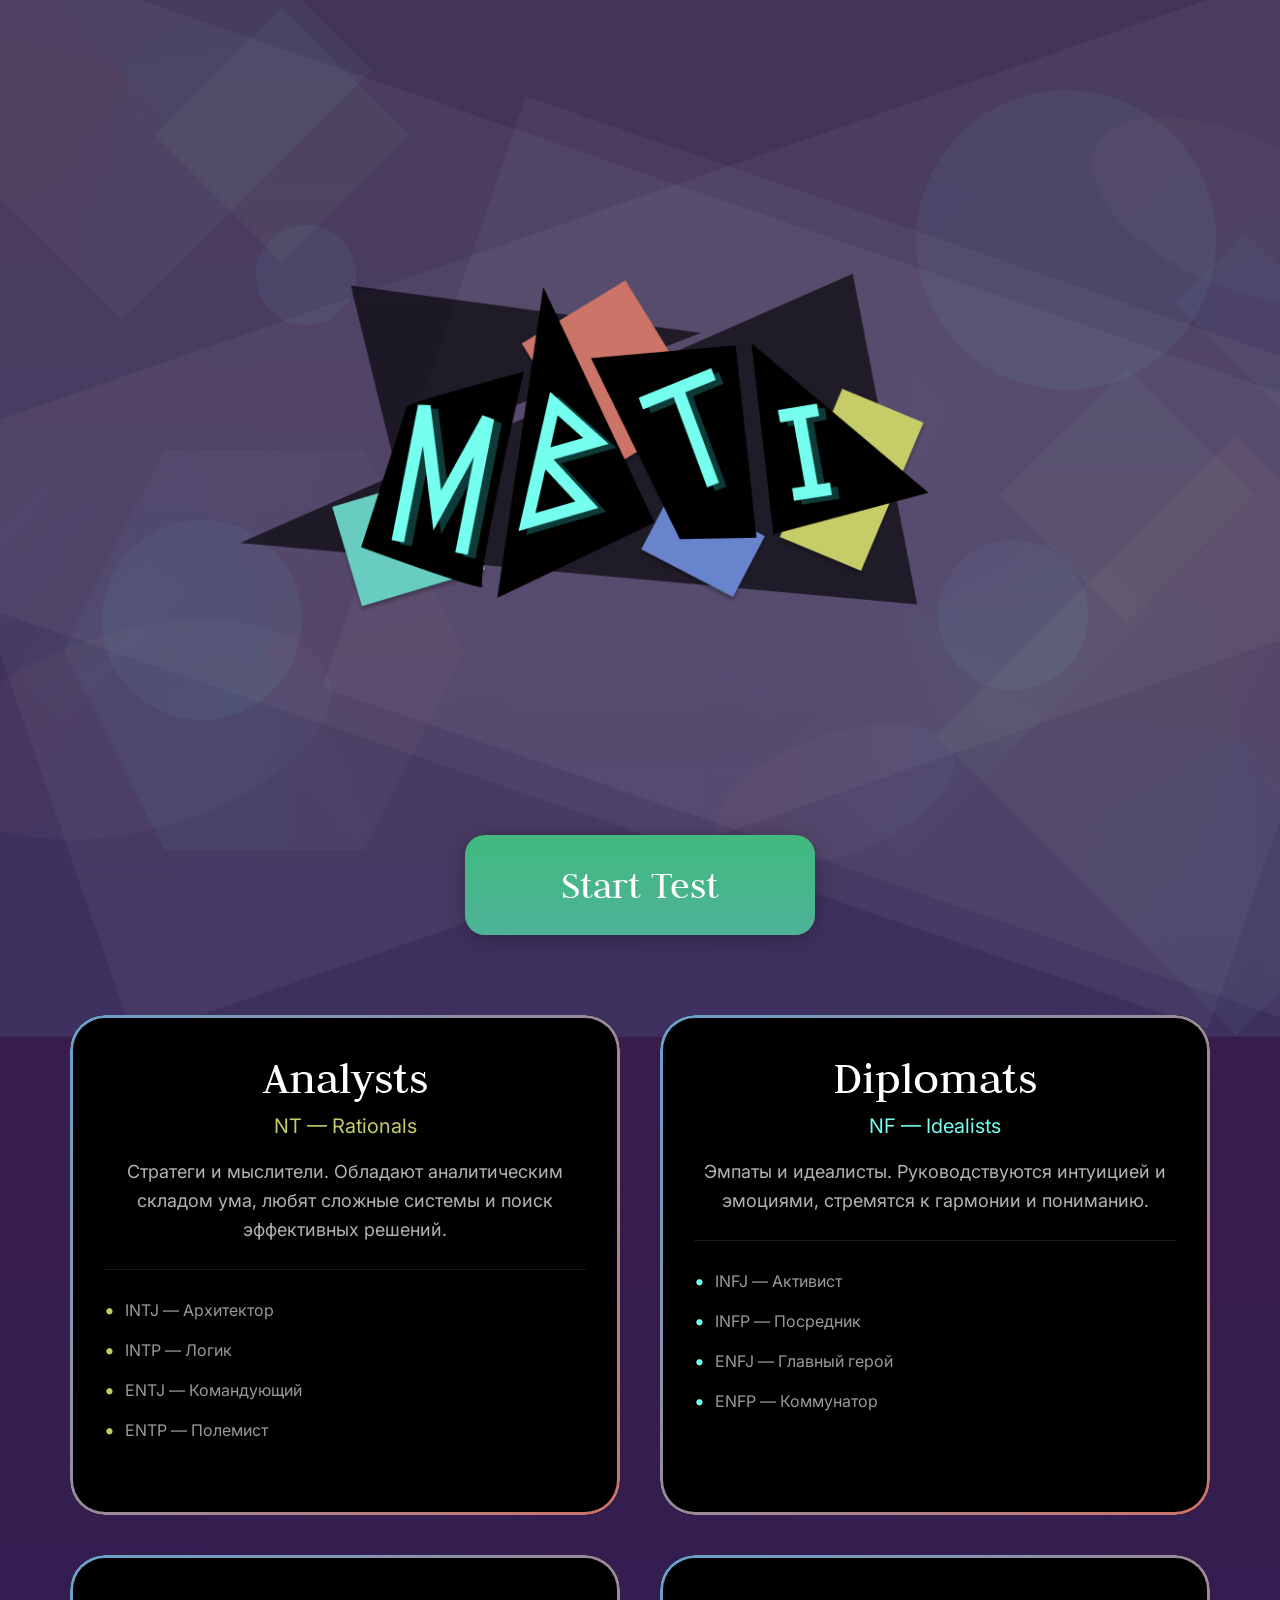
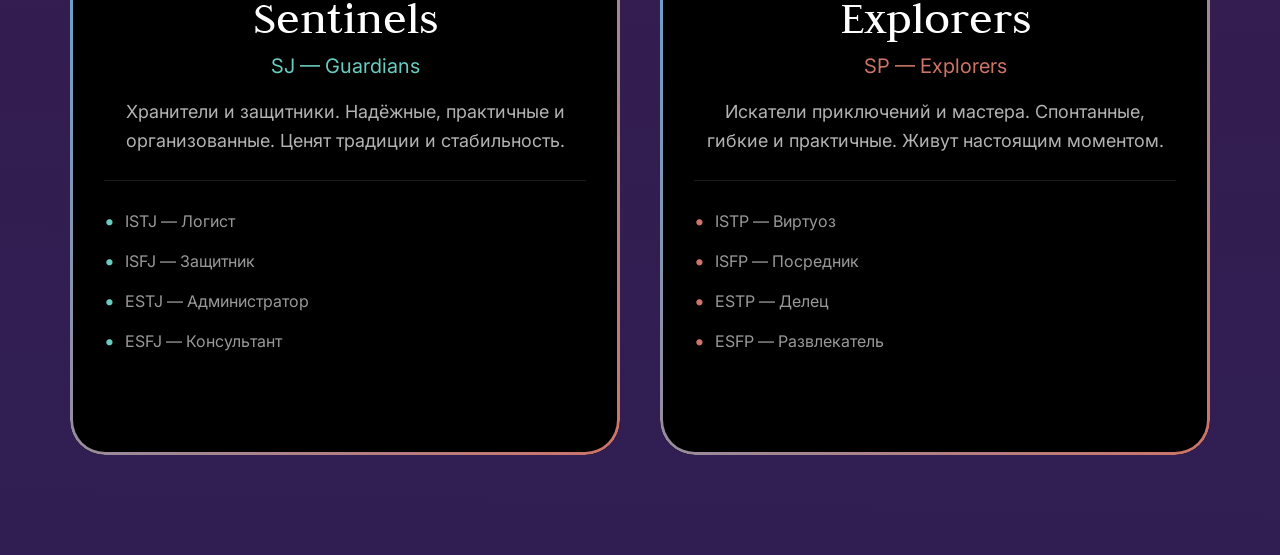
<file: index.html>
<!DOCTYPE html>
<html lang="ru">
<head>
    <meta charset="UTF-8">
    <meta name="viewport" content="width=device-width, initial-scale=1.0">
    <title>MBTI Temperaments</title>
    <link href="https://fonts.googleapis.com/css2?family=Judson:wght@400;700&family=Inter:wght@300;400;600&display=swap" rel="stylesheet">
    <link rel="stylesheet" href="css/main.css">
</head>
<body>
    <div class="bg-decoration">
        <div class="bg-union"></div>
        <div class="bg-rect bg-rect-25"></div>
        <div class="bg-rect bg-rect-26"></div>
        <div class="bg-rect bg-rect-27"></div>
        <div class="bg-circle bg-circle-1"></div>
        <div class="bg-circle bg-circle-2"></div>
        <div class="bg-circle bg-circle-3"></div>
        <div class="bg-circle bg-circle-4"></div>
        <div class="bg-oval bg-oval-1"></div>
        <div class="bg-oval bg-oval-2"></div>
        <div class="bg-oval bg-oval-3"></div>
        <div class="bg-diamond bg-diamond-1"></div>
        <div class="bg-diamond bg-diamond-2"></div>
        <div class="fractal fractal-1"></div>
        <div class="fractal fractal-2"></div>
        <div class="fractal fractal-3"></div>
        <div class="fractal fractal-4"></div>
        <div class="fractal fractal-5"></div>
        <div class="fractal fractal-6"></div>
    </div>

    <div class="fg-decoration">
        <div class="fg-shape fg-shape-1"></div>
        <div class="fg-shape fg-shape-2"></div>
        <div class="fg-shape fg-shape-3"></div>
        <div class="fg-shape fg-shape-4"></div>
        <div class="fg-shape fg-shape-5"></div>
        <div class="fg-shape fg-shape-6"></div>
        <div class="fg-shape fg-shape-7"></div>
        <div class="fg-shape fg-shape-8"></div>
    </div>

    <div class="content">
        <img src="images/Group 4.png" class="logo-img">

        <button class="btn-start" onclick="window.location.href='test.html'">Start Test</button>

        <div class="cards-section">
            <div class="card card-nt">
                <div class="card-inner">
                    <h2 class="card-title">Analysts</h2>
                    <p class="card-subtitle">NT — Rationals</p>
                    <p class="card-desc">Стратеги и мыслители. Обладают аналитическим складом ума, любят сложные системы и поиск эффективных решений.</p>
                    <ul class="card-types">
                        <li>INTJ — Архитектор</li>
                        <li>INTP — Логик</li>
                        <li>ENTJ — Командующий</li>
                        <li>ENTP — Полемист</li>
                    </ul>
                </div>
            </div>

            <div class="card card-nf">
                <div class="card-inner">
                    <h2 class="card-title">Diplomats</h2>
                    <p class="card-subtitle">NF — Idealists</p>
                    <p class="card-desc">Эмпаты и идеалисты. Руководствуются интуицией и эмоциями, стремятся к гармонии и пониманию.</p>
                    <ul class="card-types">
                        <li>INFJ — Активист</li>
                        <li>INFP — Посредник</li>
                        <li>ENFJ — Главный герой</li>
                        <li>ENFP — Коммунатор</li>
                    </ul>
                </div>
            </div>

            <div class="card card-sj">
                <div class="card-inner">
                    <h2 class="card-title">Sentinels</h2>
                    <p class="card-subtitle">SJ — Guardians</p>
                    <p class="card-desc">Хранители и защитники. Надёжные, практичные и организованные. Ценят традиции и стабильность.</p>
                    <ul class="card-types">
                        <li>ISTJ — Логист</li>
                        <li>ISFJ — Защитник</li>
                        <li>ESTJ — Администратор</li>
                        <li>ESFJ — Консультант</li>
                    </ul>
                </div>
            </div>

            <div class="card card-sp">
                <div class="card-inner">
                    <h2 class="card-title">Explorers</h2>
                    <p class="card-subtitle">SP — Explorers</p>
                    <p class="card-desc">Искатели приключений и мастера. Спонтанные, гибкие и практичные. Живут настоящим моментом.</p>
                    <ul class="card-types">
                        <li>ISTP — Виртуоз</li>
                        <li>ISFP — Посредник</li>
                        <li>ESTP — Делец</li>
                        <li>ESFP — Развлекатель</li>
                    </ul>
                </div>
            </div>
        </div>
    </div>
</body>
</html>
</file>
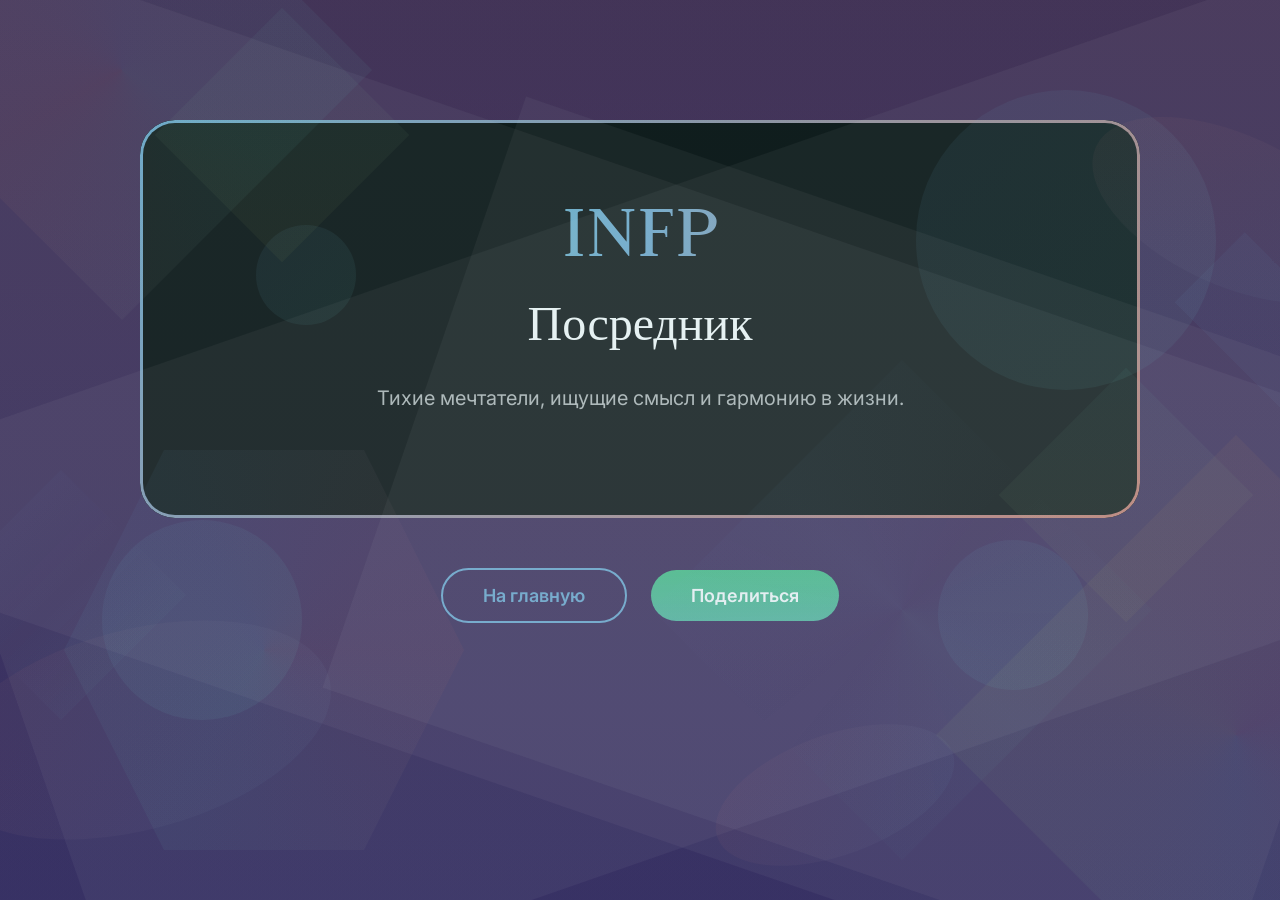
<file: result.html>
<!DOCTYPE html>
<html lang="ru">
<head>
    <meta charset="UTF-8">
    <meta name="viewport" content="width=device-width, initial-scale=1.0">
    <title>MBTI Result</title>
    <link href="https://fonts.googleapis.com/css2?family=Judson:wght@400;700&family=Inter:wght@300;400;600&display=swap" rel="stylesheet">
    <link rel="stylesheet" href="css/result.css">
</head>
<body>
    <div class="bg-decoration">
        <div class="bg-union"></div>
        <div class="bg-rect bg-rect-25"></div>
        <div class="bg-rect bg-rect-26"></div>
        <div class="bg-rect bg-rect-27"></div>
        <div class="bg-circle bg-circle-1"></div>
        <div class="bg-circle bg-circle-2"></div>
        <div class="bg-circle bg-circle-3"></div>
        <div class="bg-circle bg-circle-4"></div>
        <div class="bg-oval bg-oval-1"></div>
        <div class="bg-oval bg-oval-2"></div>
        <div class="bg-oval bg-oval-3"></div>
        <div class="bg-diamond bg-diamond-1"></div>
        <div class="bg-diamond bg-diamond-2"></div>
        <div class="fractal fractal-1"></div>
        <div class="fractal fractal-2"></div>
        <div class="fractal fractal-3"></div>
        <div class="fractal fractal-4"></div>
        <div class="fractal fractal-5"></div>
        <div class="fractal fractal-6"></div>
    </div>

    <div class="fg-decoration">
        <div class="fg-shape fg-shape-1"></div>
        <div class="fg-shape fg-shape-2"></div>
        <div class="fg-shape fg-shape-3"></div>
        <div class="fg-shape fg-shape-4"></div>
        <div class="fg-shape fg-shape-5"></div>
        <div class="fg-shape fg-shape-6"></div>
        <div class="fg-shape fg-shape-7"></div>
        <div class="fg-shape fg-shape-8"></div>
    </div>

    <div class="result-page">
    </div>

    <script src="js/result.js"></script>
</body>
</html>
</file>
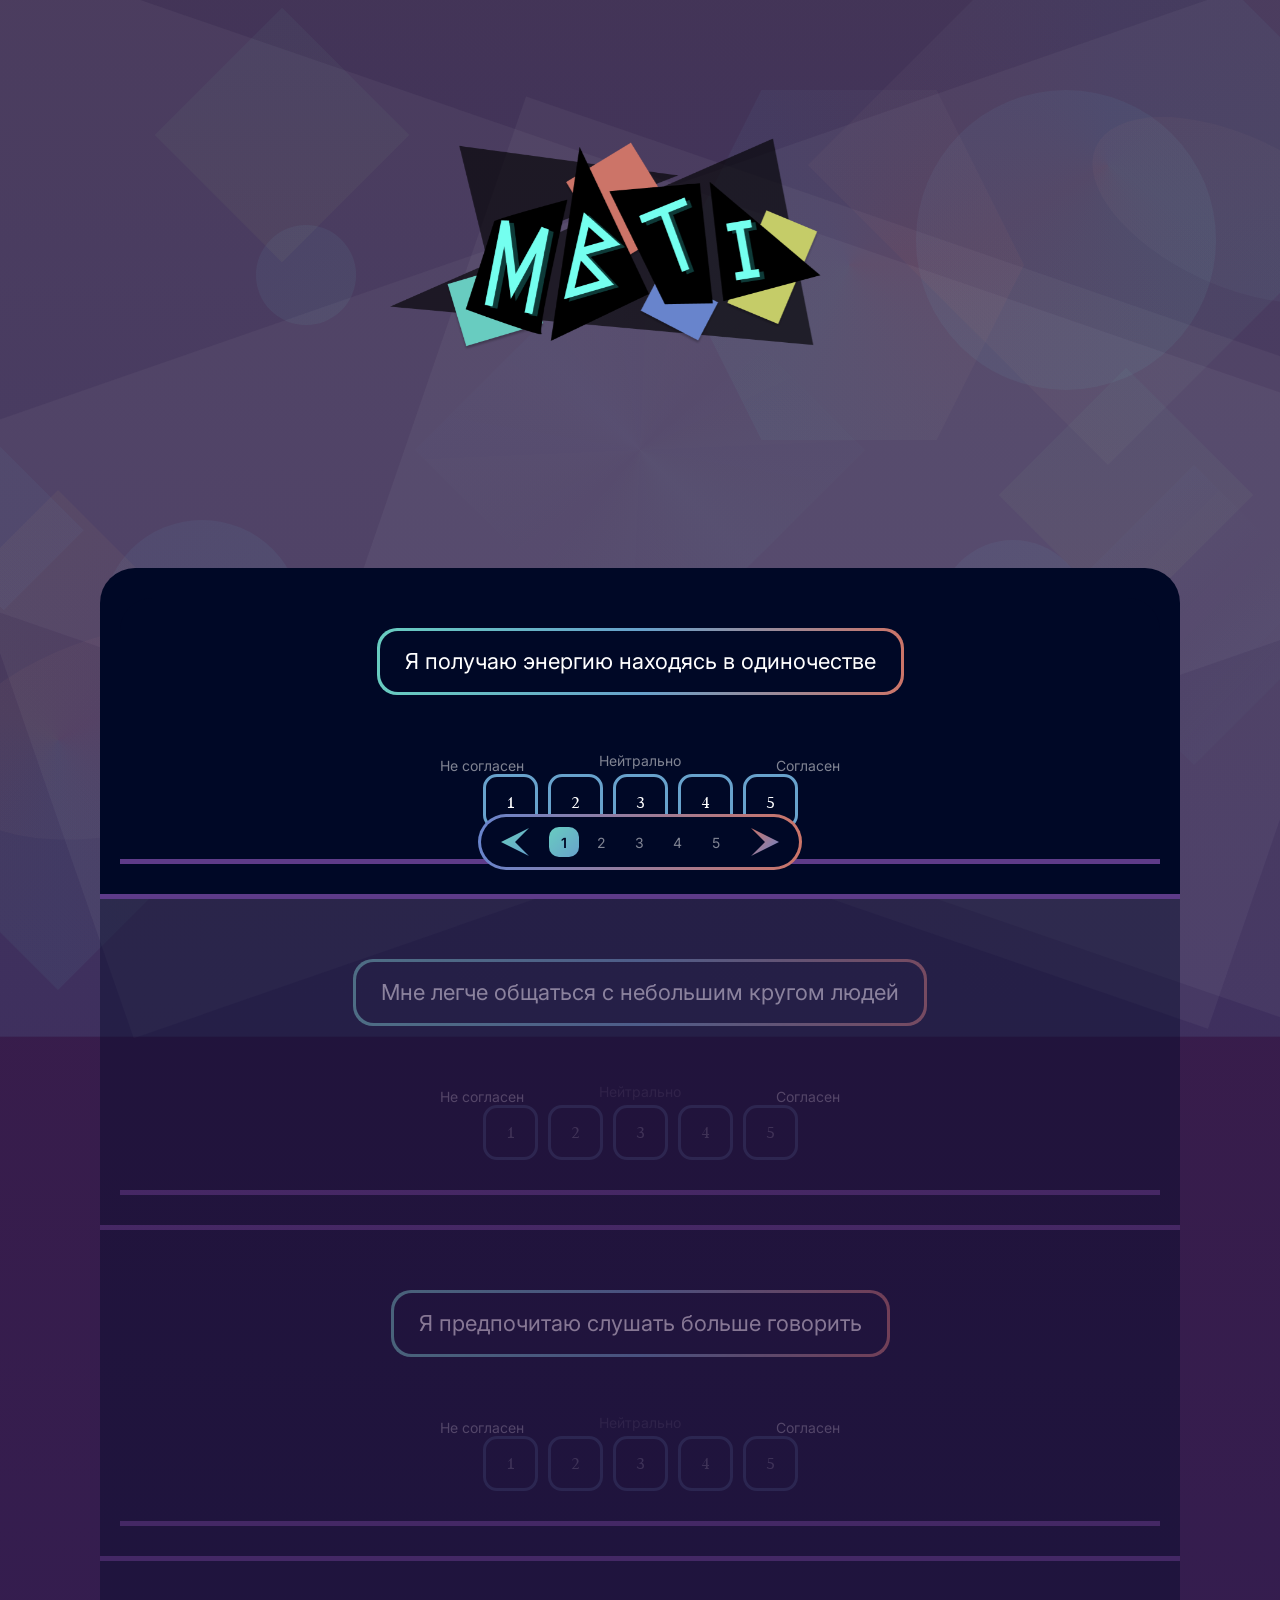
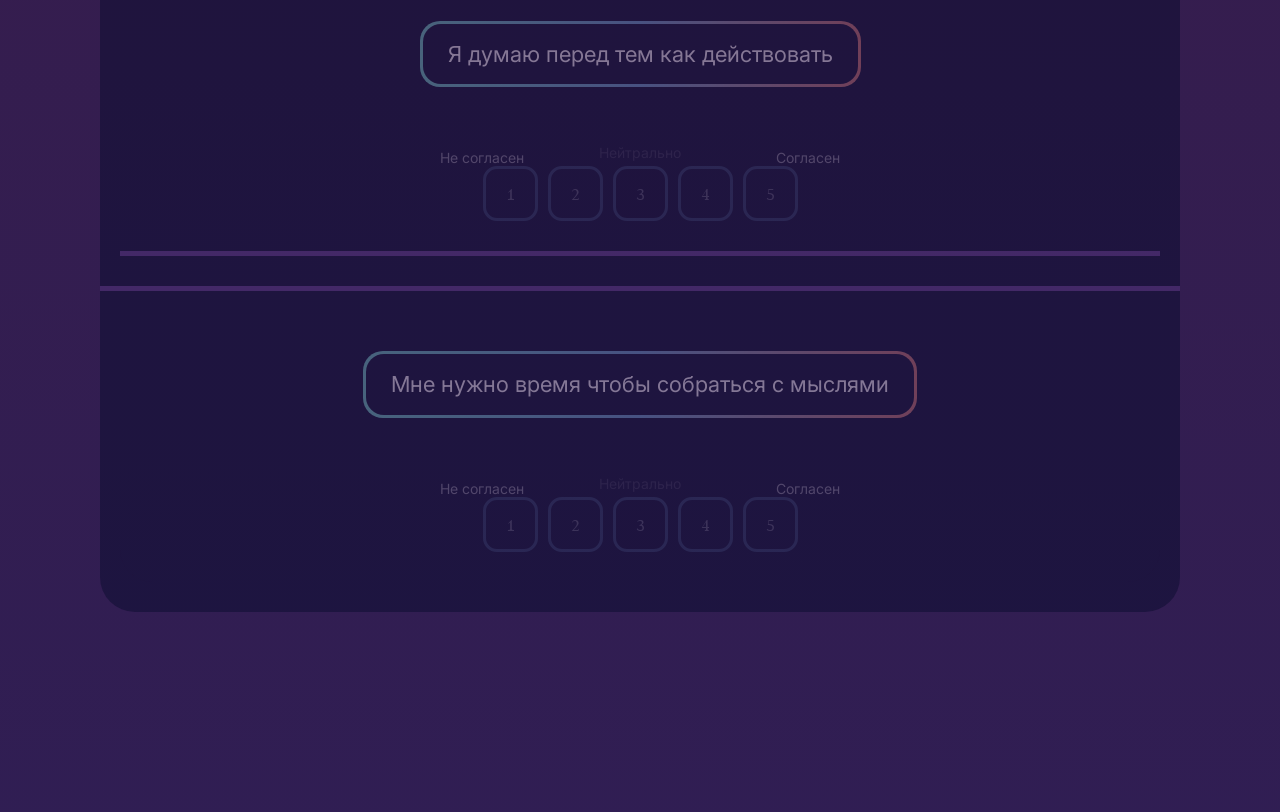
<file: test.html>
<!DOCTYPE html>
<html lang="ru">
<head>
    <meta charset="UTF-8">
    <meta name="viewport" content="width=device-width, initial-scale=1.0">
    <title>MBTI Test</title>
    <link href="https://fonts.googleapis.com/css2?family=Judson:wght@400;700&family=Inter:wght@300;400;600&display=swap" rel="stylesheet">
    <link rel="stylesheet" href="css/test.css">
</head>
<body>
    <div class="bg-decoration">
        <div class="bg-union"></div>
        <div class="bg-rect bg-rect-25"></div>
        <div class="bg-rect bg-rect-26"></div>
        <div class="bg-rect bg-rect-27"></div>
        <div class="bg-circle bg-circle-1"></div>
        <div class="bg-circle bg-circle-2"></div>
        <div class="bg-circle bg-circle-3"></div>
        <div class="bg-circle bg-circle-4"></div>
        <div class="bg-oval bg-oval-1"></div>
        <div class="bg-oval bg-oval-2"></div>
        <div class="bg-oval bg-oval-3"></div>
        <div class="bg-diamond bg-diamond-1"></div>
        <div class="bg-diamond bg-diamond-2"></div>
        <div class="fractal fractal-1"></div>
        <div class="fractal fractal-2"></div>
        <div class="fractal fractal-3"></div>
        <div class="fractal fractal-4"></div>
        <div class="fractal fractal-5"></div>
        <div class="fractal fractal-6"></div>
    </div>

    <div class="fg-decoration">
        <div class="fg-shape fg-shape-1"></div>
        <div class="fg-shape fg-shape-2"></div>
        <div class="fg-shape fg-shape-3"></div>
        <div class="fg-shape fg-shape-4"></div>
        <div class="fg-shape fg-shape-5"></div>
        <div class="fg-shape fg-shape-6"></div>
        <div class="fg-shape fg-shape-7"></div>
        <div class="fg-shape fg-shape-8"></div>
    </div>

    <div class="logo-container">
        <img src="images/Group 4.png" alt="Logo" class="logo-img">
    </div>

    <div class="test-page" id="testPage"></div>

    <div class="progress-bar" id="progressBar">
        <div class="progress-content">
            <div class="arrow-left" onclick="prevPage()"></div>
            <div class="page-numbers" id="pageNumbers"></div>
            <div class="arrow-right" onclick="nextPage()"></div>
        </div>
    </div>

    <script src="js/test.js"></script>
</body>
</html>
</file>
<file: css/main.css>
* {
    margin: 0;
    padding: 0;
    box-sizing: border-box;
}

body {
    font-family: 'Judson', serif;
    background: linear-gradient(181.18deg, rgba(204, 116, 104, 0.2) -17.14%, rgba(104, 132, 204, 0.2) 129.5%), #1D053A;
    min-height: 100vh;
    position: relative;
    overflow-x: hidden;
}

.bg-decoration {
    position: fixed;
    top: 0;
    left: 0;
    width: 100%;
    height: 100%;
    pointer-events: none;
    z-index: 1;
}

.bg-union {
    position: absolute;
    width: 3923.57px;
    height: 1172.71px;
    top: 50%;
    left: 50%;
    transform: translate(-50%, -50%);
    background: linear-gradient(360deg, #68A2CC -0.02%, #68CCC0 100%);
    opacity: 0.15;
}

.bg-rect {
    position: absolute;
    width: 1477.65px;
    height: 625px;
    background: #D9D9D9;
    opacity: 0.05;
}

.bg-rect-25 { top: 20%; left: -10%; transform: rotate(19deg); }
.bg-rect-26 { bottom: 10%; right: -15%; transform: matrix(-0.95, 0.33, 0.33, 0.95, 0, 0); }
.bg-rect-27 { bottom: -5%; left: 30%; transform: rotate(19deg); }

.bg-circle {
    position: absolute;
    border-radius: 50%;
    background: linear-gradient(135deg, #68A2CC, #68CCC0);
    opacity: 0.08;
}

.bg-circle-1 { width: 300px; height: 300px; top: 10%; right: 5%; }
.bg-circle-2 { width: 200px; height: 200px; bottom: 20%; left: 8%; }
.bg-circle-3 { width: 150px; height: 150px; top: 60%; right: 15%; }
.bg-circle-4 { width: 100px; height: 100px; top: 25%; left: 20%; }

.bg-oval {
    position: absolute;
    border-radius: 50%;
    background: linear-gradient(135deg, #CC7468, #68A2CC);
    opacity: 0.06;
}

.bg-oval-1 { width: 400px; height: 200px; top: 70%; left: -5%; transform: rotate(-15deg); }
.bg-oval-2 { width: 300px; height: 150px; top: 15%; right: -8%; transform: rotate(25deg); }
.bg-oval-3 { width: 250px; height: 120px; bottom: 5%; right: 25%; transform: rotate(-20deg); }

.bg-diamond {
    position: absolute;
    width: 180px;
    height: 180px;
    background: linear-gradient(135deg, #68CCC0, #C5CC68);
    opacity: 0.05;
    transform: rotate(45deg);
}

.bg-diamond-1 { top: 5%; left: 15%; }
.bg-diamond-2 { bottom: 35%; right: 5%; }

.fractal {
    position: absolute;
    opacity: 0.06;
}

.fractal-1 {
    width: 500px; height: 500px; top: -20%; left: -10%;
    background: conic-gradient(from 0deg, #68A2CC, #68CCC0, #CC7468, #68A2CC);
    clip-path: polygon(50% 0%, 100% 50%, 50% 100%, 0% 50%);
    animation: fractalFloat1 25s ease-in-out infinite;
}

.fractal-2 {
    width: 600px; height: 600px; bottom: -15%; right: -20%;
    background: conic-gradient(from 180deg, #68CCC0, #C5CC68, #CC7468, #68CCC0);
    clip-path: polygon(50% 0%, 100% 50%, 50% 100%, 0% 50%);
    animation: fractalFloat2 30s ease-in-out infinite reverse;
}

.fractal-3 {
    width: 350px; height: 350px; top: 20%; right: -15%;
    background: linear-gradient(45deg, transparent 40%, #68A2CC 40%, #68A2CC 60%, transparent 60%);
    clip-path: polygon(50% 0%, 100% 50%, 50% 100%, 0% 50%);
    animation: fractalFloat3 20s ease-in-out infinite;
}

.fractal-4 {
    width: 400px; height: 400px; top: 50%; left: 5%;
    background: conic-gradient(from 90deg, #CC7468, #68CCC0, #68A2CC, #CC7468);
    clip-path: polygon(25% 0%, 75% 0%, 100% 50%, 75% 100%, 25% 100%, 0% 50%);
    animation: fractalFloat1 35s ease-in-out infinite;
}

.fractal-5 {
    width: 250px; height: 250px; bottom: 20%; left: -5%;
    background: linear-gradient(135deg, #68A2CC 0%, transparent 50%, #68CCC0 100%);
    clip-path: polygon(50% 0%, 100% 50%, 50% 100%, 0% 50%);
    animation: fractalFloat2 22s ease-in-out infinite reverse;
}

.fractal-6 {
    width: 500px; height: 500px; top: 40%; right: 10%;
    background: conic-gradient(from 45deg, transparent, #68CCC0, transparent, #68A2CC, transparent);
    clip-path: polygon(50% 0%, 100% 50%, 50% 100%, 0% 50%);
    animation: fractalFloat3 28s ease-in-out infinite;
    opacity: 0.04;
}

@keyframes fractalSpin {
    from { transform: rotate(0deg); }
    to { transform: rotate(360deg); }
}

@keyframes fractalPulse {
    0%, 100% { opacity: 0.06; }
    50% { opacity: 0.12; }
}

@keyframes fractalFloat1 {
    0%, 100% { transform: translate(0, 0) rotate(0deg); }
    25% { transform: translate(30px, -40px) rotate(90deg); }
    50% { transform: translate(60px, 0) rotate(180deg); }
    75% { transform: translate(30px, 40px) rotate(270deg); }
}

@keyframes fractalFloat2 {
    0%, 100% { transform: translate(0, 0) rotate(0deg); }
    33% { transform: translate(-40px, 30px) rotate(120deg); }
    66% { transform: translate(-20px, -30px) rotate(240deg); }
}

@keyframes fractalFloat3 {
    0%, 100% { transform: translate(0, 0) scale(1); }
    50% { transform: translate(20px, -20px) scale(1.1); }
}

.fg-decoration {
    position: fixed;
    top: 0;
    left: 0;
    width: 100%;
    height: 100%;
    pointer-events: none;
    z-index: 5;
    overflow: hidden;
}

.logo-img {
    display: block;
    width: 800px;
    margin: 0 auto;
    position: relative;
    top: 100px;
}

.content {
    position: relative;
    z-index: 10;
    max-width: 1440px;
    margin: 0 auto;
    padding: 0px 0px 0;
    text-align: center;
}

.btn-start {
    display: block;
    width: 350px;
    height: 100px;
    margin: 60px auto;
    background: linear-gradient(180deg, #3DD778 -176%, #37C06B -77.79%, #68A2CC 305.93%);
    box-shadow: 0px 4px 22.8px rgba(0, 0, 0, 0.25);
    border-radius: 20px;
    border: none;
    font-family: 'Judson', serif;
    font-size: 40px;
    color: #FFFFFF;
    cursor: pointer;
}

.btn-start:hover {
    transform: scale(1.02);
}

.cards-section {
    display: flex;
    flex-wrap: wrap;
    gap: 40px;
    justify-content: center;
    margin-top: 80px;
    padding-bottom: 100px;
}

.card {
    background: #000000;
    border-radius: 35px;
    padding: 4px;
    position: relative;
    width: calc(50% - 30px);
    min-height: 500px;
    box-sizing: border-box;
    max-width: 550px;
}

.card::before {
    content: '';
    position: absolute;
    inset: 0;
    border-radius: 35px;
    padding: 3px;
    background: linear-gradient(135deg, #68A2CC, #CC7468);
    -webkit-mask: linear-gradient(#fff 0 0) content-box, linear-gradient(#fff 0 0);
    -webkit-mask-composite: xor;
    mask-composite: exclude;
    pointer-events: none;
}

.card-inner {
    background: #000000;
    border-radius: 32px;
    padding: 30px;
    height: 100%;
}

.card-nt { --accent: #C5CC68; }
.card-nf { --accent: #74FFEF; }
.card-sj { --accent: #68CCC0; }
.card-sp { --accent: #CC7468; }

.card-title {
    font-size: 48px;
    line-height: 1.2;
    font-weight: 400;
    color: #FFFFFF;
    margin-bottom: 8px;
}

.card-subtitle {
    font-size: 20px;
    color: var(--accent);
    margin-bottom: 20px;
    font-family: 'Inter', sans-serif;
}

.card-desc {
    font-size: 18px;
    color: rgba(255, 255, 255, 0.7);
    line-height: 1.6;
    margin-bottom: 24px;
    font-family: 'Inter', sans-serif;
}

.card-types {
    list-style: none;
    border-top: 1px solid rgba(255, 255, 255, 0.1);
    padding-top: 20px;
}

.card-types li {
    color: rgba(255, 255, 255, 0.6);
    font-size: 16px;
    padding: 8px 0;
    font-family: 'Inter', sans-serif;
    display: flex;
    align-items: center;
    gap: 10px;
}

.card-types li::before {
    content: '•';
    color: var(--accent);
    font-size: 20px;
}

@media (max-width: 768px) {
    .bg-decoration, .fg-decoration { display: none; }
    .logo-img { width: 300px; top: 0; }
    .btn-start { width: 280px; height: 80px; font-size: 32px; }
    .card { width: 100%; }
    .card-title { font-size: 36px; }
}
</file>
<file: css/result.css>
* {
    margin: 0;
    padding: 0;
    box-sizing: border-box;
}

body {
    font-family: 'Judson', serif;
    background: linear-gradient(181.18deg, rgba(204, 116, 104, 0.2) -17.14%, rgba(104, 132, 204, 0.2) 129.5%), #1D053A;
    min-height: 100vh;
    position: relative;
    overflow-x: hidden;
}

.bg-decoration {
    position: fixed;
    top: 0;
    left: 0;
    width: 100%;
    height: 100%;
    pointer-events: none;
    z-index: 1;
}

.bg-union {
    position: absolute;
    width: 3923.57px;
    height: 1172.71px;
    top: 50%;
    left: 50%;
    transform: translate(-50%, -50%);
    background: linear-gradient(360deg, #68A2CC -0.02%, #68CCC0 100%);
    opacity: 0.15;
}

.bg-rect {
    position: absolute;
    width: 1477.65px;
    height: 625px;
    background: #D9D9D9;
    opacity: 0.05;
}

.bg-rect-25 { top: 20%; left: -10%; transform: rotate(19deg); }
.bg-rect-26 { bottom: 10%; right: -15%; transform: matrix(-0.95, 0.33, 0.33, 0.95, 0, 0); }
.bg-rect-27 { bottom: -5%; left: 30%; transform: rotate(19deg); }

.bg-circle {
    position: absolute;
    border-radius: 50%;
    background: linear-gradient(135deg, #68A2CC, #68CCC0);
    opacity: 0.08;
}

.bg-circle-1 { width: 300px; height: 300px; top: 10%; right: 5%; }
.bg-circle-2 { width: 200px; height: 200px; bottom: 20%; left: 8%; }
.bg-circle-3 { width: 150px; height: 150px; top: 60%; right: 15%; }
.bg-circle-4 { width: 100px; height: 100px; top: 25%; left: 20%; }

.bg-oval {
    position: absolute;
    border-radius: 50%;
    background: linear-gradient(135deg, #CC7468, #68A2CC);
    opacity: 0.06;
}

.bg-oval-1 { width: 400px; height: 200px; top: 70%; left: -5%; transform: rotate(-15deg); }
.bg-oval-2 { width: 300px; height: 150px; top: 15%; right: -8%; transform: rotate(25deg); }
.bg-oval-3 { width: 250px; height: 120px; bottom: 5%; right: 25%; transform: rotate(-20deg); }

.bg-diamond {
    position: absolute;
    width: 180px;
    height: 180px;
    background: linear-gradient(135deg, #68CCC0, #C5CC68);
    opacity: 0.05;
    transform: rotate(45deg);
}

.bg-diamond-1 { top: 5%; left: 15%; }
.bg-diamond-2 { bottom: 35%; right: 5%; }

.fractal {
    position: absolute;
    opacity: 0.06;
}

.fractal-1 {
    width: 500px; height: 500px; top: -20%; left: -10%;
    background: conic-gradient(from 0deg, #68A2CC, #68CCC0, #CC7468, #68A2CC);
    clip-path: polygon(50% 0%, 100% 50%, 50% 100%, 0% 50%);
    animation: fractalFloat1 25s ease-in-out infinite;
}

.fractal-2 {
    width: 600px; height: 600px; bottom: -15%; right: -20%;
    background: conic-gradient(from 180deg, #68CCC0, #C5CC68, #CC7468, #68CCC0);
    clip-path: polygon(50% 0%, 100% 50%, 50% 100%, 0% 50%);
    animation: fractalFloat2 30s ease-in-out infinite reverse;
}

.fractal-3 {
    width: 350px; height: 350px; top: 20%; right: -15%;
    background: linear-gradient(45deg, transparent 40%, #68A2CC 40%, #68A2CC 60%, transparent 60%);
    clip-path: polygon(50% 0%, 100% 50%, 50% 100%, 0% 50%);
    animation: fractalFloat3 20s ease-in-out infinite;
}

.fractal-4 {
    width: 400px; height: 400px; top: 50%; left: 5%;
    background: conic-gradient(from 90deg, #CC7468, #68CCC0, #68A2CC, #CC7468);
    clip-path: polygon(25% 0%, 75% 0%, 100% 50%, 75% 100%, 25% 100%, 0% 50%);
    animation: fractalFloat1 35s ease-in-out infinite;
}

.fractal-5 {
    width: 250px; height: 250px; bottom: 20%; left: -5%;
    background: linear-gradient(135deg, #68A2CC 0%, transparent 50%, #68CCC0 100%);
    clip-path: polygon(50% 0%, 100% 50%, 50% 100%, 0% 50%);
    animation: fractalFloat2 22s ease-in-out infinite reverse;
}

.fractal-6 {
    width: 500px; height: 500px; top: 40%; right: 10%;
    background: conic-gradient(from 45deg, transparent, #68CCC0, transparent, #68A2CC, transparent);
    clip-path: polygon(50% 0%, 100% 50%, 50% 100%, 0% 50%);
    animation: fractalFloat3 28s ease-in-out infinite;
    opacity: 0.04;
}

@keyframes fractalSpin {
    from { transform: rotate(0deg); }
    to { transform: rotate(360deg); }
}

@keyframes fractalPulse {
    0%, 100% { opacity: 0.06; transform: scale(1); }
    50% { opacity: 0.1; transform: scale(1.05); }
}

@keyframes fractalFloat1 {
    0%, 100% { transform: translate(0, 0) rotate(0deg); }
    25% { transform: translate(30px, -40px) rotate(90deg); }
    50% { transform: translate(60px, 0) rotate(180deg); }
    75% { transform: translate(30px, 40px) rotate(270deg); }
}

@keyframes fractalFloat2 {
    0%, 100% { transform: translate(0, 0) rotate(0deg); }
    33% { transform: translate(-40px, 30px) rotate(120deg); }
    66% { transform: translate(-20px, -30px) rotate(240deg); }
}

@keyframes fractalFloat3 {
    0%, 100% { transform: translate(0, 0) scale(1); }
    50% { transform: translate(20px, -20px) scale(1.1); }
}

.fg-decoration {
    position: fixed;
    top: 0; left: 0;
    width: 100%; height: 100%;
    pointer-events: none;
    z-index: 5;
    overflow: hidden;
}

.fg-shape {
    position: absolute;
    opacity: 0.15;
}

.fg-shape-1 {
    width: 80px; height: 80px; top: 20%; left: -100px;
    background: linear-gradient(135deg, #68A2CC, #68CCC0);
    clip-path: polygon(50% 0%, 100% 50%, 50% 100%, 0% 50%);
    animation: float1 15s ease-in-out infinite;
}

.fg-shape-2 {
    width: 60px; height: 60px; top: 60%; right: -100px;
    background: linear-gradient(135deg, #CC7468, #68A2CC);
    border-radius: 50%;
    animation: float2 18s ease-in-out infinite;
}

.fg-shape-3 {
    width: 100px; height: 50px; top: 40%; left: -150px;
    background: linear-gradient(90deg, #68CCC0, #C5CC68);
    border-radius: 50%;
    transform: rotate(-30deg);
    animation: float3 20s ease-in-out infinite;
}

.fg-shape-4 {
    width: 40px; height: 40px; top: 10%; right: -80px;
    background: linear-gradient(135deg, #68A2CC, #CC7468);
    clip-path: polygon(50% 0%, 100% 50%, 50% 100%, 0% 50%);
    animation: float4 12s ease-in-out infinite;
}

.fg-shape-5 {
    width: 70px; height: 70px; bottom: 30%; left: -120px;
    background: linear-gradient(135deg, #C5CC68, #68CCC0);
    border-radius: 50%;
    animation: float5 16s ease-in-out infinite;
}

.fg-shape-6 {
    width: 90px; height: 45px; bottom: 15%; right: -140px;
    background: linear-gradient(90deg, #CC7468, #68A2CC);
    border-radius: 50%;
    transform: rotate(25deg);
    animation: float6 22s ease-in-out infinite;
}

.fg-shape-7 {
    width: 50px; height: 50px; top: 75%; left: -90px;
    background: linear-gradient(135deg, #68CCC0, #68A2CC);
    clip-path: polygon(50% 0%, 100% 50%, 50% 100%, 0% 50%);
    animation: float7 14s ease-in-out infinite;
}

.fg-shape-8 {
    width: 120px; height: 60px; top: 5%; left: -180px;
    background: linear-gradient(90deg, #68A2CC, #68CCC0, #CC7468);
    border-radius: 50%;
    transform: rotate(-15deg);
    animation: float8 25s ease-in-out infinite;
}

@keyframes float1 {
    0% { transform: translate(0, 0) rotate(0deg); }
    25% { transform: translate(calc(100vw + 200px), 15vh) rotate(90deg); }
    50% { transform: translate(calc(100vw + 100px), 30vh) rotate(180deg); }
    75% { transform: translate(calc(100vw + 150px), 10vh) rotate(270deg); }
    100% { transform: translate(0, 0) rotate(360deg); }
}

@keyframes float2 {
    0% { transform: translate(0, 0) scale(1); }
    25% { transform: translate(calc(-100vw - 200px), -20vh) scale(1.2); }
    50% { transform: translate(calc(-100vw - 100px), -35vh) scale(0.8); }
    75% { transform: translate(calc(-100vw - 150px), -15vh) scale(1.1); }
    100% { transform: translate(0, 0) scale(1); }
}

@keyframes float3 {
    0% { transform: translate(0, 0) rotate(-30deg); }
    33% { transform: translate(calc(100vw + 300px), 25vh) rotate(30deg); }
    66% { transform: translate(calc(50vw + 200px), -15vh) rotate(-15deg); }
    100% { transform: translate(0, 0) rotate(-30deg); }
}

@keyframes float4 {
    0% { transform: translate(0, 0) rotate(0deg); }
    50% { transform: translate(calc(-80vw - 100px), 40vh) rotate(180deg); }
    100% { transform: translate(0, 0) rotate(360deg); }
}

@keyframes float5 {
    0% { transform: translate(0, 0) rotate(0deg) scale(1); }
    25% { transform: translate(calc(70vw + 150px), -25vh) rotate(90deg) scale(1.3); }
    50% { transform: translate(calc(100vw + 200px), -10vh) rotate(180deg) scale(1); }
    75% { transform: translate(calc(80vw + 100px), -30vh) rotate(270deg) scale(0.7); }
    100% { transform: translate(0, 0) rotate(360deg) scale(1); }
}

@keyframes float6 {
    0% { transform: translate(0, 0) rotate(25deg); }
    40% { transform: translate(calc(-90vw - 150px), 20vh) rotate(-25deg); }
    70% { transform: translate(calc(-50vw - 100px), 35vh) rotate(10deg); }
    100% { transform: translate(0, 0) rotate(25deg); }
}

@keyframes float7 {
    0% { transform: translate(0, 0) rotate(0deg); }
    30% { transform: translate(calc(60vw + 120px), -15vh) rotate(120deg); }
    60% { transform: translate(calc(90vw + 80px), 25vh) rotate(240deg); }
    100% { transform: translate(0, 0) rotate(360deg); }
}

@keyframes float8 {
    0% { transform: translate(0, 0) rotate(-15deg); }
    20% { transform: translate(calc(40vw + 100px), 10vh) rotate(25deg); }
    50% { transform: translate(calc(80vw + 150px), -20vh) rotate(-10deg); }
    80% { transform: translate(calc(30vw + 80px), 15vh) rotate(20deg); }
    100% { transform: translate(0, 0) rotate(-15deg); }
}

@media (max-width: 1200px) {
    .bg-circle-1, .bg-circle-2, .bg-circle-3, .bg-circle-4,
    .bg-oval-1, .bg-oval-2, .bg-oval-3,
    .bg-diamond-1, .bg-diamond-2 { transform: scale(0.7); }
    .bg-oval-1, .bg-oval-2 { display: none; }
    .fractal-1, .fractal-2, .fractal-3, .fractal-4, .fractal-5, .fractal-6 { transform: scale(0.6); }
    .fractal-6 { display: none; }
}

@media (max-width: 768px) {
    .bg-decoration, .fg-decoration { display: none; }
}

.result-page {
    max-width: 1000px;
    margin: 0 auto;
    text-align: center;
    padding-top: 120px;
}

.result-card {
    background: #000000;
    border-radius: 35px;
    padding: 4px;
    position: relative;
    margin-bottom: 40px;
}

.result-card::before {
    content: '';
    position: absolute;
    inset: 0;
    border-radius: 35px;
    padding: 3px;
    background: linear-gradient(135deg, #68A2CC, #CC7468);
    -webkit-mask: linear-gradient(#fff 0 0) content-box, linear-gradient(#fff 0 0);
    -webkit-mask-composite: xor;
    mask-composite: exclude;
    pointer-events: none;
}

.result-inner {
    background: #000000;
    border-radius: 32px;
    padding: 60px 40px;
}

.result-type {
    font-size: 80px;
    background: linear-gradient(90deg, #68CCC0, #68A2CC, #CC7468);
    -webkit-background-clip: text;
    -webkit-text-fill-color: transparent;
    background-clip: text;
    margin-bottom: 20px;
}

.result-title {
    font-size: 48px;
    color: #FFFFFF;
    margin-bottom: 30px;
}

.result-desc {
    font-size: 20px;
    color: rgba(255, 255, 255, 0.7);
    line-height: 1.6;
    margin-bottom: 40px;
    font-family: 'Inter', sans-serif;
}

.share-btn, .home-btn {
    display: inline-block;
    background: linear-gradient(180deg, #3DD778 -176%, #37C06B -77.79%, #68A2CC 305.93%);
    border: none;
    padding: 15px 40px;
    border-radius: 60px;
    font-weight: 600;
    font-size: 18px;
    color: white;
    cursor: pointer;
    text-decoration: none;
    margin: 10px;
    font-family: 'Inter', sans-serif;
}

.home-btn {
    background: transparent;
    border: 2px solid #68A2CC;
    color: #68A2CC;
}
</file>
<file: css/test.css>
* {
    margin: 0;
    padding: 0;
    box-sizing: border-box;
}

body {
    font-family: 'Judson', serif;
    background: linear-gradient(181.18deg, rgba(204, 116, 104, 0.2) -17.14%, rgba(104, 132, 204, 0.2) 129.5%), #1D053A;
    min-height: 100vh;
    position: relative;
    overflow-x: hidden;
}

.bg-decoration {
    position: fixed;
    top: 0;
    left: 0;
    width: 100%;
    height: 100%;
    pointer-events: none;
    z-index: 1;
}

.logo-bg {
    position: absolute;
    top: 30px;
    left: 50%;
    transform: translateX(-50%);
    width: 480px;
    pointer-events: none;
    z-index: 2;
}

.logo-bg-img {
    width: 100%;
    height: auto;
}

.bg-union {
    position: absolute;
    width: 3923.57px;
    height: 1172.71px;
    top: 50%;
    left: 50%;
    transform: translate(-50%, -50%);
    background: linear-gradient(360deg, #68A2CC -0.02%, #68CCC0 100%);
    opacity: 0.15;
}

.bg-rect {
    position: absolute;
    width: 1477.65px;
    height: 625px;
    background: #D9D9D9;
    opacity: 0.05;
}

.bg-rect-25 { top: 20%; left: -10%; transform: rotate(19deg); }
.bg-rect-26 { bottom: 10%; right: -15%; transform: matrix(-0.95, 0.33, 0.33, 0.95, 0, 0); }
.bg-rect-27 { bottom: -5%; left: 30%; transform: rotate(19deg); }

.bg-circle {
    position: absolute;
    border-radius: 50%;
    background: linear-gradient(135deg, #68A2CC, #68CCC0);
    opacity: 0.08;
}

.bg-circle-1 { width: 300px; height: 300px; top: 10%; right: 5%; }
.bg-circle-2 { width: 200px; height: 200px; bottom: 20%; left: 8%; }
.bg-circle-3 { width: 150px; height: 150px; top: 60%; right: 15%; }
.bg-circle-4 { width: 100px; height: 100px; top: 25%; left: 20%; }

.bg-oval {
    position: absolute;
    border-radius: 50%;
    background: linear-gradient(135deg, #CC7468, #68A2CC);
    opacity: 0.06;
}

.bg-oval-1 { width: 400px; height: 200px; top: 70%; left: -5%; transform: rotate(-15deg); }
.bg-oval-2 { width: 300px; height: 150px; top: 15%; right: -8%; transform: rotate(25deg); }
.bg-oval-3 { width: 250px; height: 120px; bottom: 5%; right: 25%; transform: rotate(-20deg); }

.bg-diamond {
    position: absolute;
    width: 180px;
    height: 180px;
    background: linear-gradient(135deg, #68CCC0, #C5CC68);
    opacity: 0.05;
    transform: rotate(45deg);
}

.bg-diamond-1 { top: 5%; left: 15%; }
.bg-diamond-2 { bottom: 35%; right: 5%; }

.fractal {
    position: absolute;
    opacity: 0.06;
}

.fractal-1 {
    width: 600px; height: 600px; top: -15%; right: -10%;
    background: conic-gradient(from 0deg, #68A2CC, #68CCC0, #CC7468, #68A2CC);
    clip-path: polygon(50% 0%, 100% 50%, 50% 100%, 0% 50%);
    animation: fractalSpin 30s linear infinite;
}

.fractal-2 {
    width: 500px; height: 500px; bottom: -10%; left: -15%;
    background: conic-gradient(from 180deg, #68CCC0, #C5CC68, #CC7468, #68CCC0);
    clip-path: polygon(50% 0%, 100% 50%, 50% 100%, 0% 50%);
    animation: fractalSpin 25s linear infinite reverse;
}

.fractal-3 {
    width: 400px; height: 400px; top: 30%; left: -20%;
    background: linear-gradient(45deg, transparent 40%, #68A2CC 40%, #68A2CC 60%, transparent 60%);
    clip-path: polygon(50% 0%, 100% 50%, 50% 100%, 0% 50%);
    animation: fractalSpin 20s linear infinite, fractalPulse 4s ease-in-out infinite;
}

.fractal-4 {
    width: 350px; height: 350px; top: 10%; right: 20%;
    background: conic-gradient(from 90deg, #CC7468, #68CCC0, #68A2CC, #CC7468);
    clip-path: polygon(25% 0%, 75% 0%, 100% 50%, 75% 100%, 25% 100%, 0% 50%);
    animation: fractalSpin 35s linear infinite;
}

.fractal-5 {
    width: 300px; height: 300px; bottom: 15%; right: -5%;
    background: linear-gradient(135deg, #68A2CC 0%, transparent 50%, #68CCC0 100%);
    clip-path: polygon(50% 0%, 100% 50%, 50% 100%, 0% 50%);
    animation: fractalSpin 28s linear infinite reverse, fractalPulse 5s ease-in-out infinite;
}

.fractal-6 {
    width: 450px; height: 450px; top: 50%; left: 50%; transform: translate(-50%, -50%);
    background: conic-gradient(from 45deg, transparent, #68CCC0, transparent, #68A2CC, transparent);
    clip-path: polygon(50% 0%, 100% 50%, 50% 100%, 0% 50%);
    animation: fractalSpin 40s linear infinite;
    opacity: 0.04;
}

@media (max-width: 768px) {
    .bg-decoration, .fg-decoration { display: none; }
    .logo-container { width: 200px; margin-top: 15px; }
}

.fg-decoration {
    position: fixed;
    top: 0;
    left: 0;
    width: 100%;
    height: 100%;
    pointer-events: none;
    z-index: 5;
    overflow: hidden;
}

.logo-container {
    position: relative;
    width: 500px;
    margin: 30px auto 0;
    z-index: 10;
}

.logo-img {
    width: 100%;
    height: auto;
}

.test-page {
    position: relative;
    z-index: 10;
    max-width: 1250px;
    margin: 0 auto;
    padding: 50px 85px 150px;
}

.question-block {
    background: #000826;
    border-bottom: 5px solid #5E3B89;
    margin-bottom: 0;
    min-height: 220px;
    transition: opacity 0.3s ease;
}

.question-first {
    border-radius: 35px 35px 0 0;
}

.question-first .question-inner {
    border-radius: 32px 32px 0 0;
}

.question-last {
    border-bottom: none;
    margin-bottom: 50px;
    border-radius: 0 0 35px 35px;
}

.question-first {
    border-radius: 35px 35px 0 0;
}

.question-block.locked {
    opacity: 0.4;
}

.question-first {
    border-radius: 35px 35px 0 0;
}

.question-first .question-inner {
    border-radius: 32px 32px 0 0;
}

.question-last {
    border-bottom: none;
    margin-bottom: 50px;
    border-radius: 0 0 35px 35px;
}

.question-last .question-inner {
    border-radius: 0 0 32px 32px;
    border-bottom: none;
}

.question-inner {
    background: #000826;
    padding: 30px 260px;
    display: flex;
    flex-direction: column;
    align-items: center;
    border-bottom: 5px solid #5E3B89;
}

.question-text-wrap {
    display: inline-block;
    padding: 3px;
    border-radius: 20px;
    background: linear-gradient(90deg, #68CCC0, #68A2CC, #CC7468);
    margin-bottom: 30px;
    max-width: 100%;
}

.question-text {
    font-size: 26px;
    line-height: 1.4;
    color: #FFFFFF;
    font-family: 'Inter', sans-serif;
    padding: 15px 25px;
    background: #000826;
    border-radius: 18px;
    display: block;
    text-align: center;
}

.scale-labels {
    display: flex;
    justify-content: space-between;
    font-size: 14px;
    color: rgba(255,255,255,0.5);
    margin-top: 32px;
    margin-bottom: 0;
    font-family: 'Inter', sans-serif;
    width: 100%;
    max-width: 400px;
}

.scale-options {
    display: flex;
    gap: 15px;
    justify-content: center;
    max-width: 450px;
    position: relative;
}

.scale-btn[data-value="3"] {
    position: relative;
}

.scale-btn[data-value="3"]::before {
    content: 'Нейтрально';
    position: absolute;
    left: 50%;
    transform: translateX(-50%);
    font-size: 14px;
    color: rgba(255,255,255,0.5);
    white-space: nowrap;
    font-family: 'Inter', sans-serif;
    bottom: calc(100% + 32px);
}

.scale-options.disabled {
    pointer-events: none;
}

.scale-btn {
    width: 65px;
    height: 65px;
    border-radius: 16px;
    background: #000826;
    border: 3px solid #68A2CC;
    display: flex;
    align-items: center;
    justify-content: center;
    font-size: 22px;
    color: #FFFFFF;
    font-family: 'Judson', serif;
    cursor: pointer;
    transition: all 0.2s ease;
}

.scale-btn:hover {
    background: linear-gradient(135deg, rgba(104,204,204,0.3), rgba(104,162,204,0.3));
    transform: scale(1.08);
}

.scale-btn.selected {
    background: linear-gradient(135deg, #68CCC0, #68A2CC);
    border-color: #68CCC0;
    color: #000826;
    font-weight: bold;
    box-shadow: 0 4px 15px rgba(104, 204, 192, 0.4);
}

.scale-btn[data-value="3"] {
    position: relative;
}

.scale-btn[data-value="3"]::before {
    content: 'Нейтрально';
    position: absolute;
    bottom: 100%;
    left: 50%;
    transform: translateX(-50%);
    font-size: 14px;
    color: rgba(255,255,255,0.5);
    white-space: nowrap;
    font-family: 'Inter', sans-serif;
    margin-bottom: 8px;
}

.progress-bar {
    position: fixed;
    bottom: 30px;
    left: 50%;
    transform: translateX(-50%);
    border-radius: 35px;
    padding: 3px;
    z-index: 100;
    background: linear-gradient(90deg, #6884CC 0%, #CC7468 100%);
}

.progress-content {
    background: #000826;
    border-radius: 32px;
    padding: 10px 20px;
    display: flex;
    align-items: center;
    gap: 20px;
}

.page-numbers {
    display: flex;
    gap: 8px;
}

.page-num {
    width: 35px;
    height: 35px;
    display: flex;
    align-items: center;
    justify-content: center;
    font-size: 16px;
    color: rgba(255,255,255,0.5);
    cursor: pointer;
    border-radius: 10px;
    transition: all 0.2s;
    font-family: 'Inter', sans-serif;
}

.page-num:hover {
    color: #FFFFFF;
    background: rgba(255,255,255,0.1);
}

.page-num.current {
    color: #000826;
    background: linear-gradient(135deg, #68CCC0, #68A2CC);
    font-weight: 600;
}

.arrow-left, .arrow-right {
    width: 28px;
    height: 28px;
    cursor: pointer;
    transition: transform 0.2s;
}

.arrow-left:hover, .arrow-right:hover {
    transform: scale(1.2);
}

.arrow-left {
    background: linear-gradient(135deg, #68CCC0, #68A2CC);
    clip-path: polygon(100% 0, 50% 50%, 100% 100%, 0 50%);
}

.arrow-right {
    background: linear-gradient(135deg, #CC7468, #6884CC);
    clip-path: polygon(0 0, 100% 50%, 0 100%, 50% 50%);
}

@media (max-width: 1300px) {
    .question-block {
        padding: 30px 20px;
    }
    .scale-options {
        gap: 10px;
    }
    .scale-btn {
        width: 55px;
        height: 55px;
        font-size: 18px;
        border-radius: 14px;
    }
    .question-text {
        font-size: 22px;
    }
    .page-num {
        width: 30px;
        height: 30px;
        font-size: 14px;
    }
    .question-inner {
        padding: 30px 20px;
    }
    .scale-btn[data-value="3"]::after {
        font-size: 10px;
    }
}
</file>
